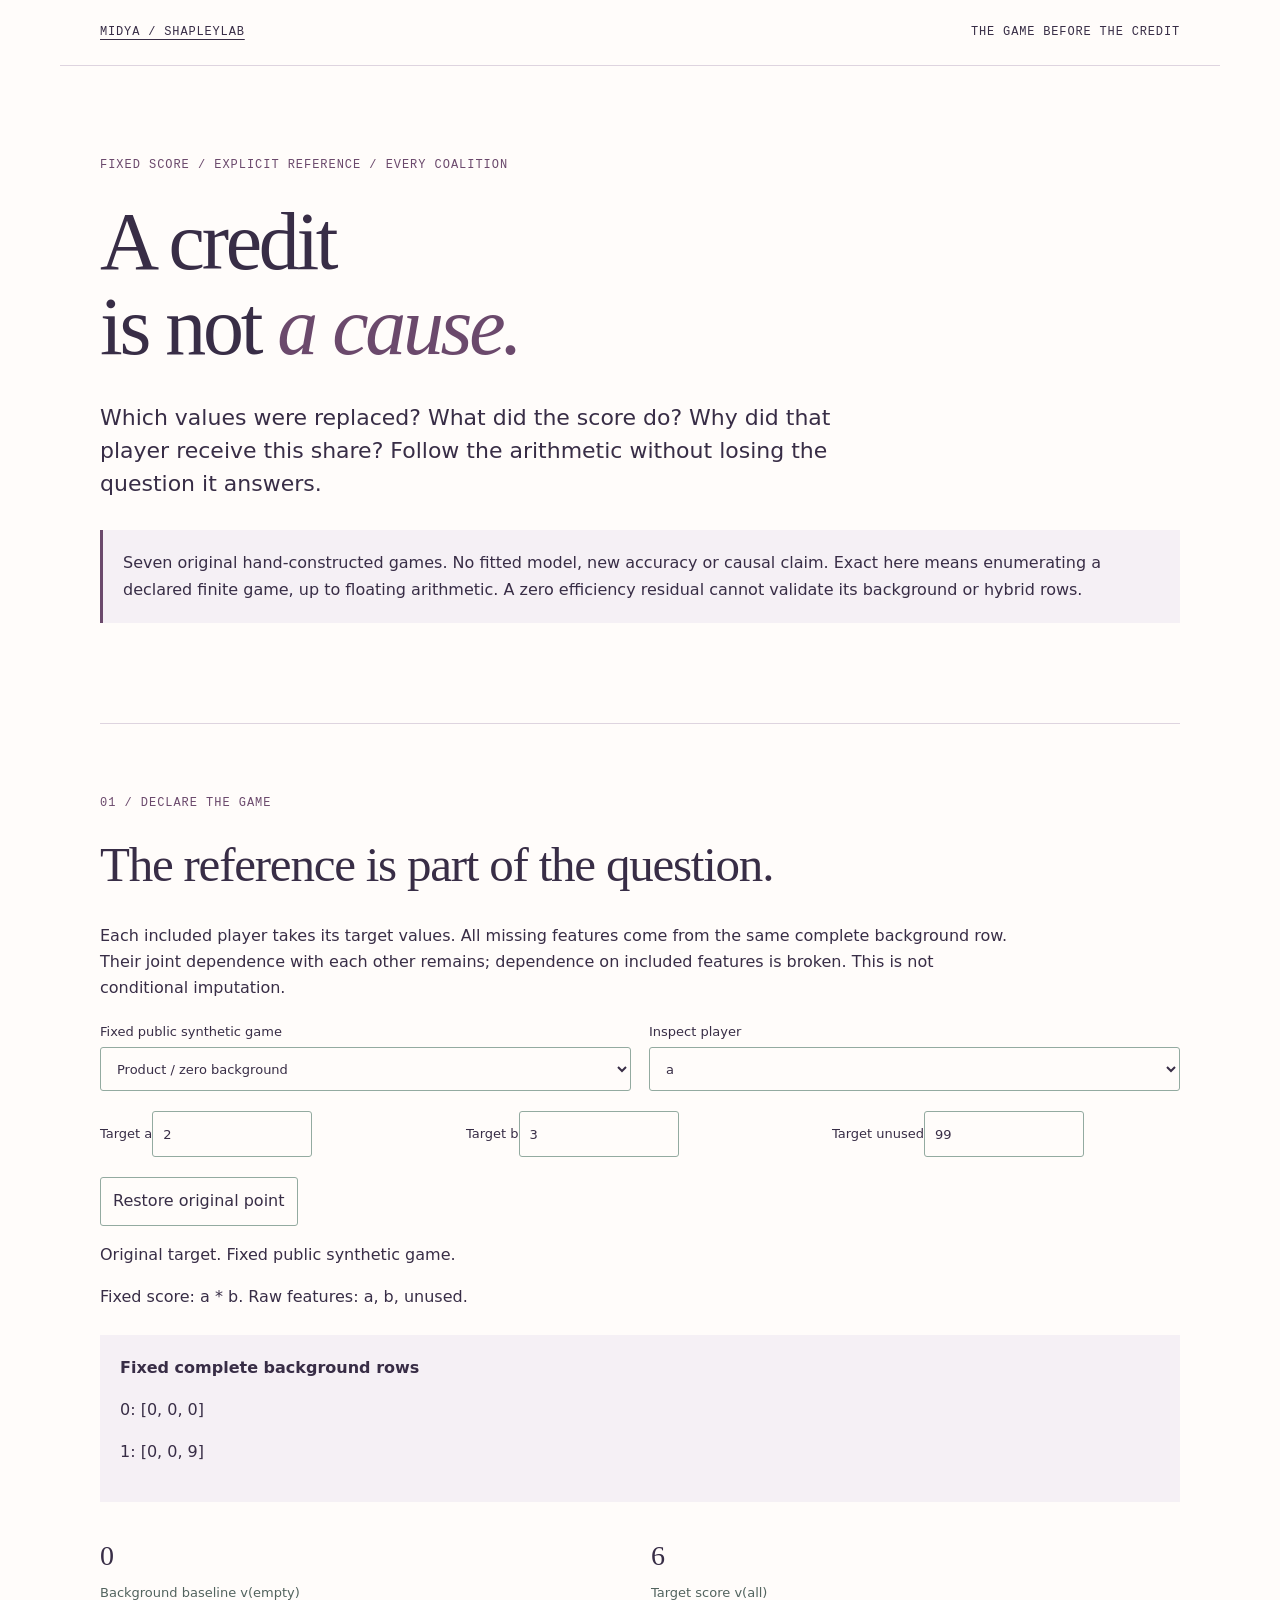
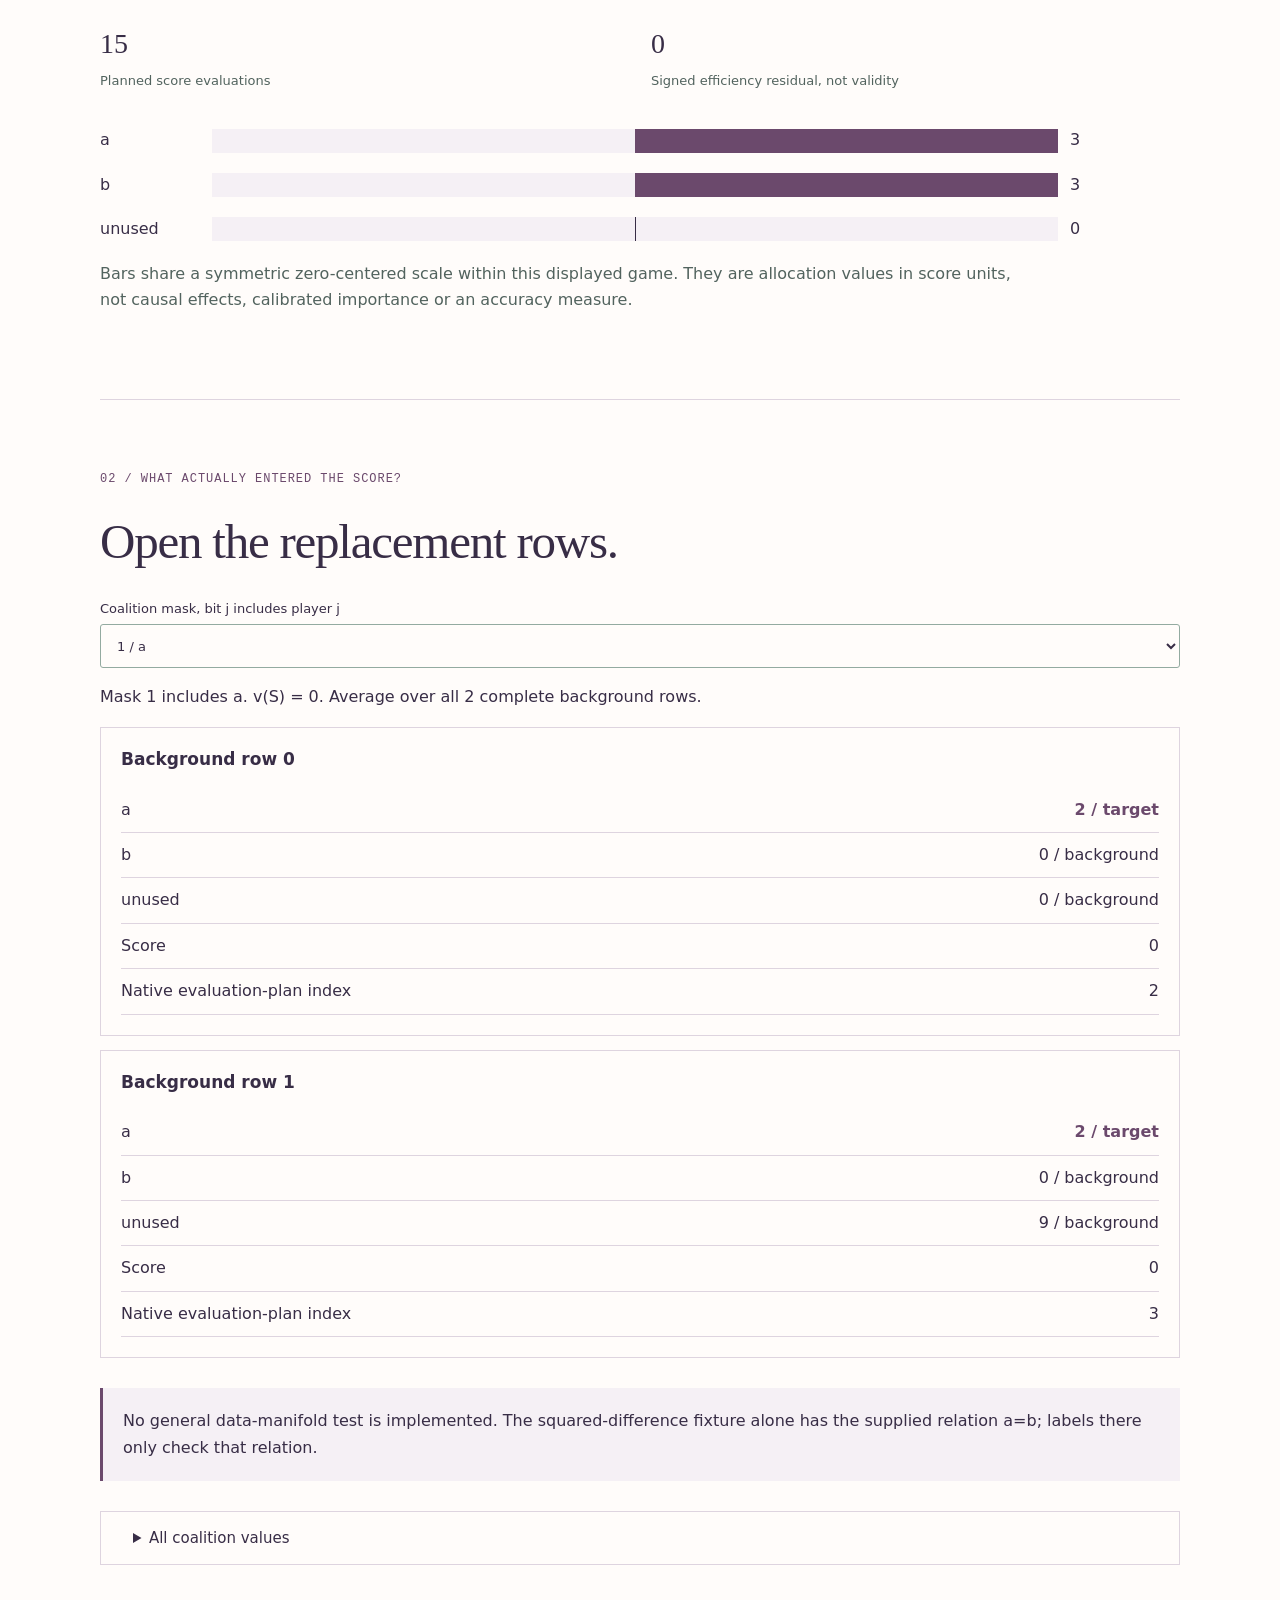
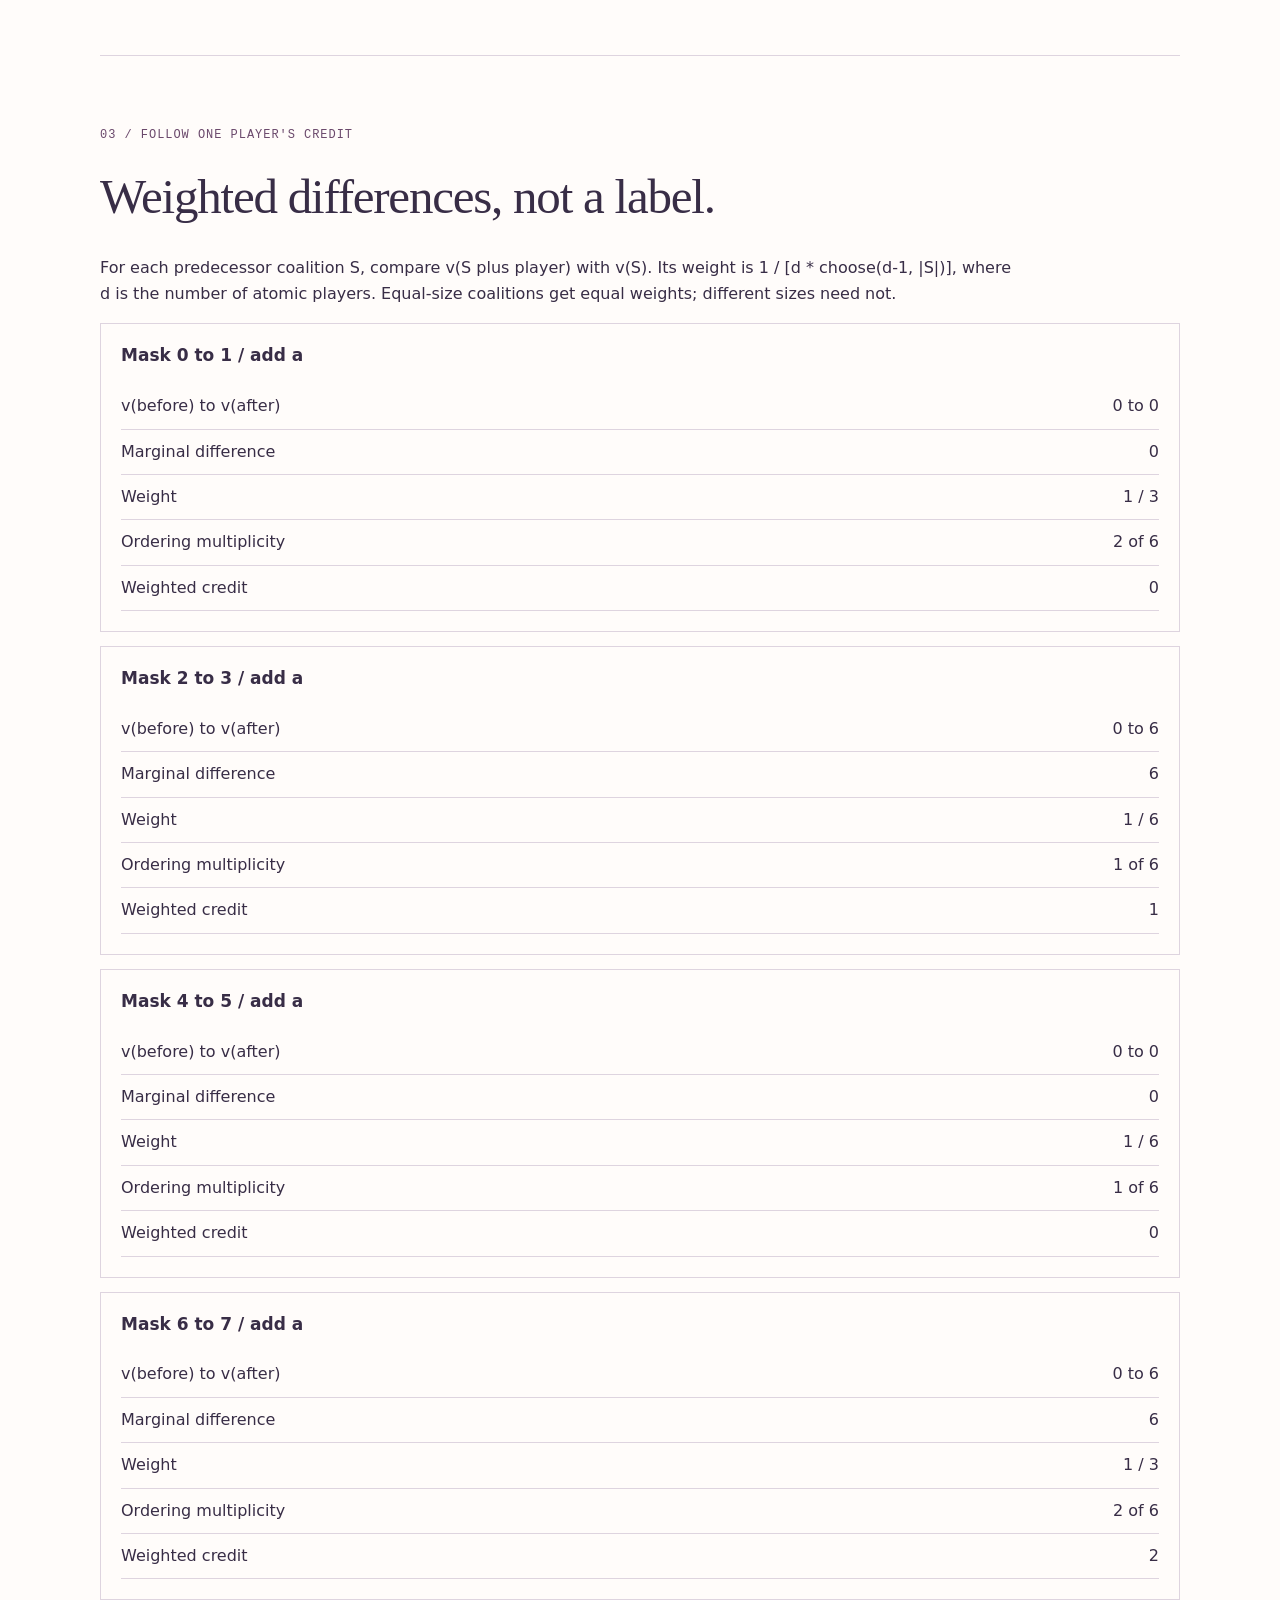
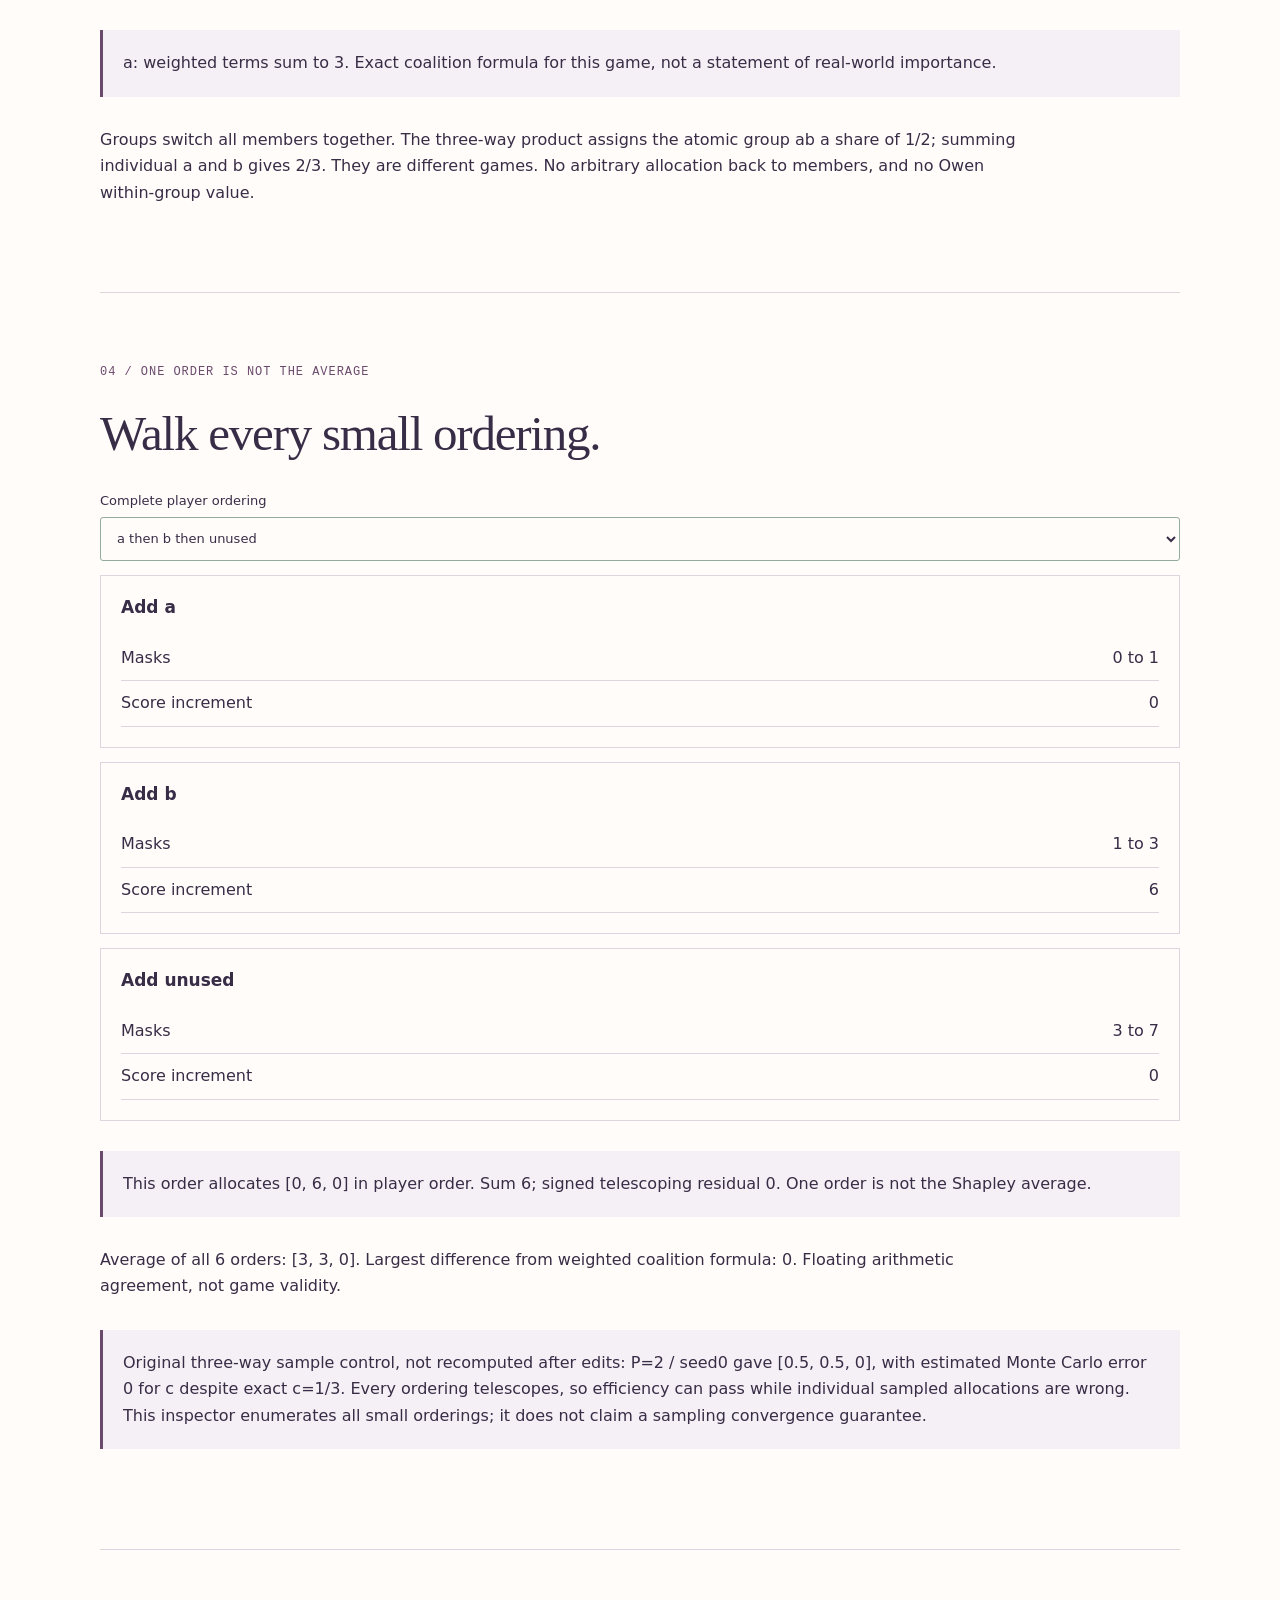
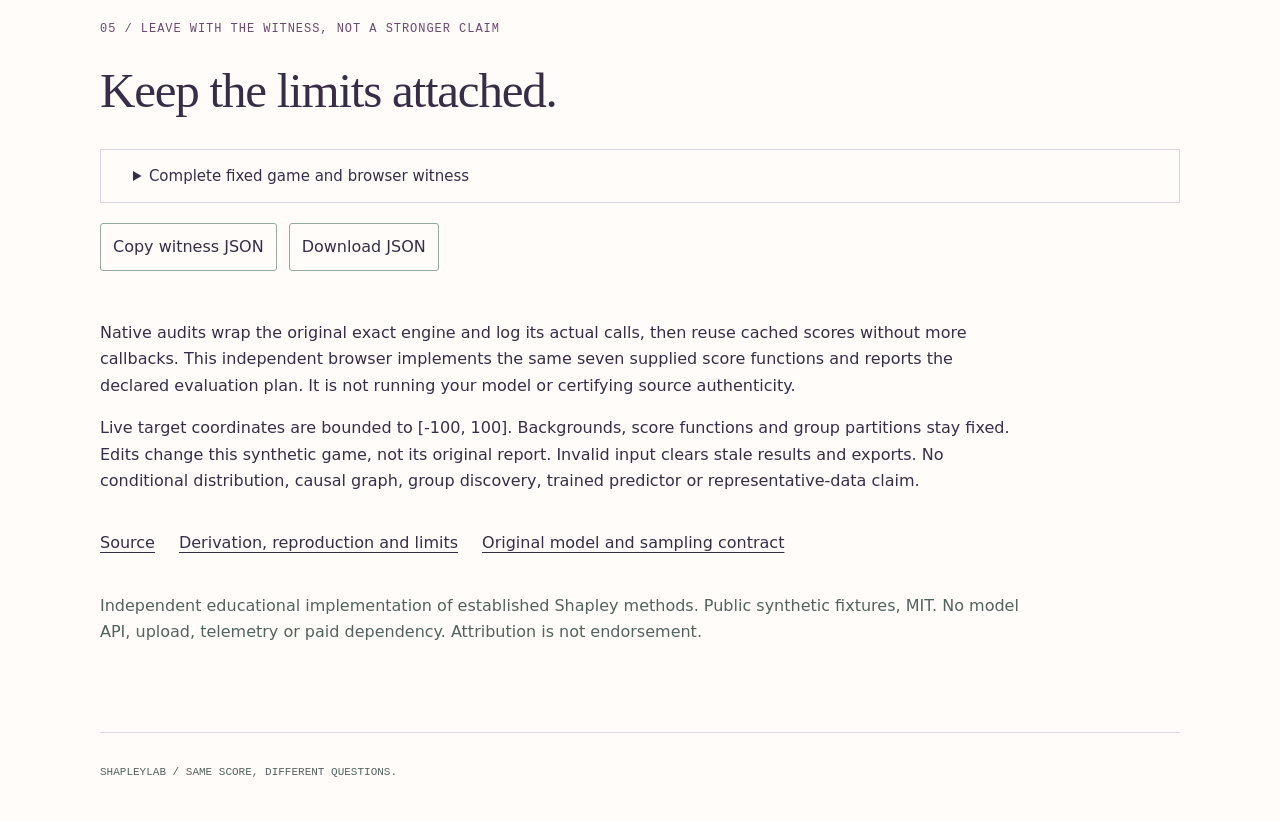
<file: docs/index.html>
<!doctype html><html lang="en"><head><meta charset="utf-8"><meta name="viewport" content="width=device-width,initial-scale=1"><meta name="description" content="Audit every coalition, background-replacement row and weighted marginal in seven fixed synthetic Shapley games. Arithmetic agreement is not causal validity."><title>ShapleyLab - a credit is not a cause</title><link rel="stylesheet" href="style.css"><script defer src="data.js"></script><script defer src="ledger.js"></script><script defer src="app.js"></script></head><body>
<header><a href="https://github.com/midya8/shapleylab">MIDYA / SHAPLEYLAB</a><span>THE GAME BEFORE THE CREDIT</span></header>
<main><section class="hero"><p class="eyebrow">FIXED SCORE / EXPLICIT REFERENCE / EVERY COALITION</p><h1>A credit<br>is not <em>a cause.</em></h1><p class="lead">Which values were replaced? What did the score do? Why did that player receive this share? Follow the arithmetic without losing the question it answers.</p><aside>Seven original hand-constructed games. No fitted model, new accuracy or causal claim. Exact here means enumerating a declared finite game, up to floating arithmetic. A zero efficiency residual cannot validate its background or hybrid rows.</aside></section>
<section><p class="eyebrow">01 / DECLARE THE GAME</p><h2>The reference is part of the question.</h2><p>Each included player takes its target values. All missing features come from the same complete background row. Their joint dependence with each other remains; dependence on included features is broken. This is not conditional imputation.</p>
<div class="controls"><label>Fixed public synthetic game<select id="arm"></select></label><label>Inspect player<select id="player"></select></label></div><div id="inputs" class="controls"></div><div class="buttons"><button id="restore">Restore original point</button></div><p id="point-status" role="status"></p><p id="error" role="alert"></p><p id="definition"></p><div id="background" class="reference"></div>
<div class="stats"><div><strong id="baseline">-</strong><span>Background baseline v(empty)</span></div><div><strong id="prediction">-</strong><span>Target score v(all)</span></div><div><strong id="calls">-</strong><span>Planned score evaluations</span></div><div><strong id="residual">-</strong><span>Signed efficiency residual, not validity</span></div></div>
<div id="attributions"></div><p class="muted">Bars share a symmetric zero-centered scale within this displayed game. They are allocation values in score units, not causal effects, calibrated importance or an accuracy measure.</p></section>
<section><p class="eyebrow">02 / WHAT ACTUALLY ENTERED THE SCORE?</p><h2>Open the replacement rows.</h2><label>Coalition mask, bit j includes player j<select id="mask"></select></label><p id="coalition-summary"></p><div id="hybrids"></div><aside id="hybrid-scope">No general data-manifold test is implemented. The squared-difference fixture alone has the supplied relation a=b; labels there only check that relation.</aside><details><summary>All coalition values</summary><div id="all-coalitions"></div></details></section>
<section><p class="eyebrow">03 / FOLLOW ONE PLAYER'S CREDIT</p><h2>Weighted differences, not a label.</h2><p>For each predecessor coalition S, compare v(S plus player) with v(S). Its weight is 1 / [d * choose(d-1, |S|)], where d is the number of atomic players. Equal-size coalitions get equal weights; different sizes need not.</p><div id="marginals"></div><aside id="marginal-total"></aside><p>Groups switch all members together. The three-way product assigns the atomic group ab a share of 1/2; summing individual a and b gives 2/3. They are different games. No arbitrary allocation back to members, and no Owen within-group value.</p></section>
<section><p class="eyebrow">04 / ONE ORDER IS NOT THE AVERAGE</p><h2>Walk every small ordering.</h2><label>Complete player ordering<select id="order"></select></label><div id="path"></div><aside id="path-total"></aside><p id="path-means"></p><aside>Original three-way sample control, not recomputed after edits: P=2 / seed0 gave [0.5, 0.5, 0], with estimated Monte Carlo error 0 for c despite exact c=1/3. Every ordering telescopes, so efficiency can pass while individual sampled allocations are wrong. This inspector enumerates all small orderings; it does not claim a sampling convergence guarantee.</aside></section>
<section><p class="eyebrow">05 / LEAVE WITH THE WITNESS, NOT A STRONGER CLAIM</p><h2>Keep the limits attached.</h2><details><summary>Complete fixed game and browser witness</summary><pre id="witness"></pre></details><div class="buttons"><div class="button-row"><button id="copy">Copy witness JSON</button><button id="download">Download JSON</button></div></div><p id="copy-status" role="status"></p><p>Native audits wrap the original exact engine and log its actual calls, then reuse cached scores without more callbacks. This independent browser implements the same seven supplied score functions and reports the declared evaluation plan. It is not running your model or certifying source authenticity.</p><p>Live target coordinates are bounded to [-100, 100]. Backgrounds, score functions and group partitions stay fixed. Edits change this synthetic game, not its original report. Invalid input clears stale results and exports. No conditional distribution, causal graph, group discovery, trained predictor or representative-data claim.</p><nav><a href="https://github.com/midya8/shapleylab">Source</a><a href="https://github.com/midya8/shapleylab/blob/main/LEDGER.md">Derivation, reproduction and limits</a><a href="https://github.com/midya8/shapleylab/blob/main/README.md">Original model and sampling contract</a></nav><p class="muted">Independent educational implementation of established Shapley methods. Public synthetic fixtures, MIT. No model API, upload, telemetry or paid dependency. Attribution is not endorsement.</p></section></main><footer>SHAPLEYLAB / SAME SCORE, DIFFERENT QUESTIONS.</footer></body></html>
</file>
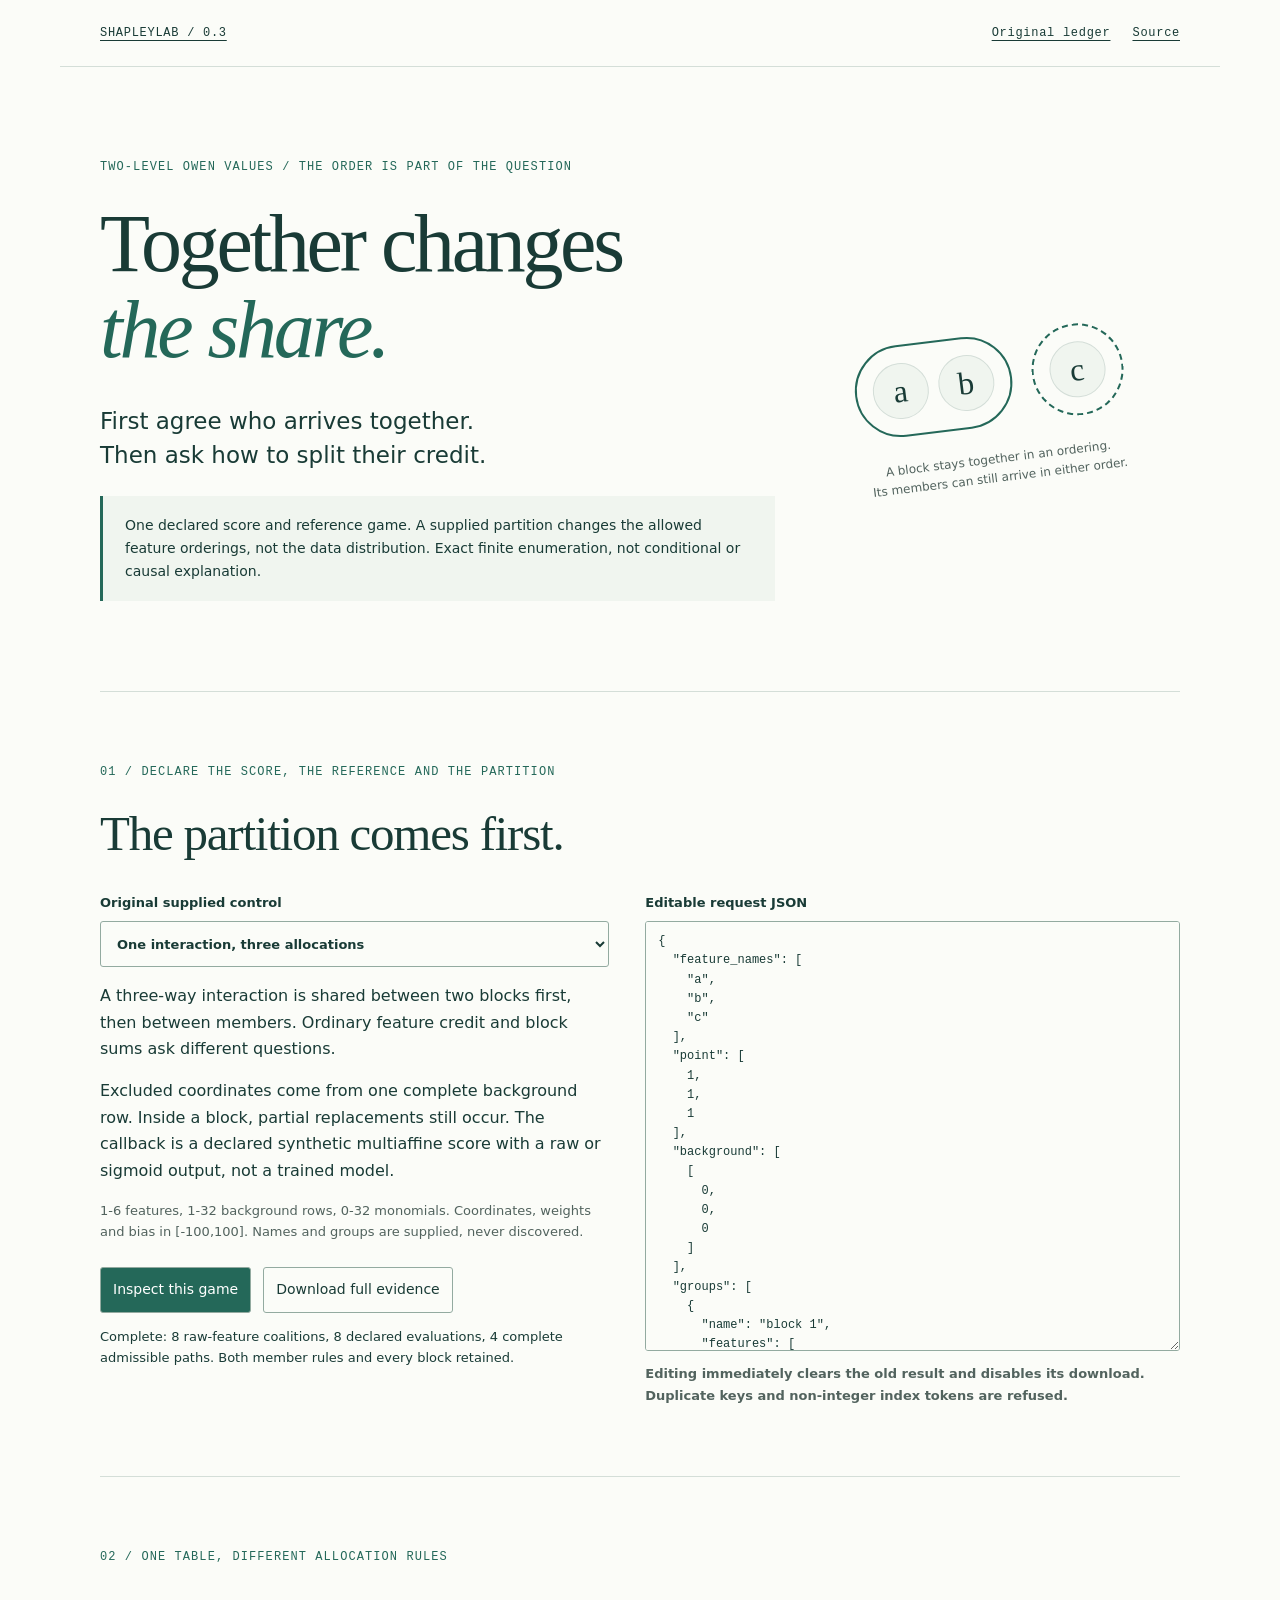
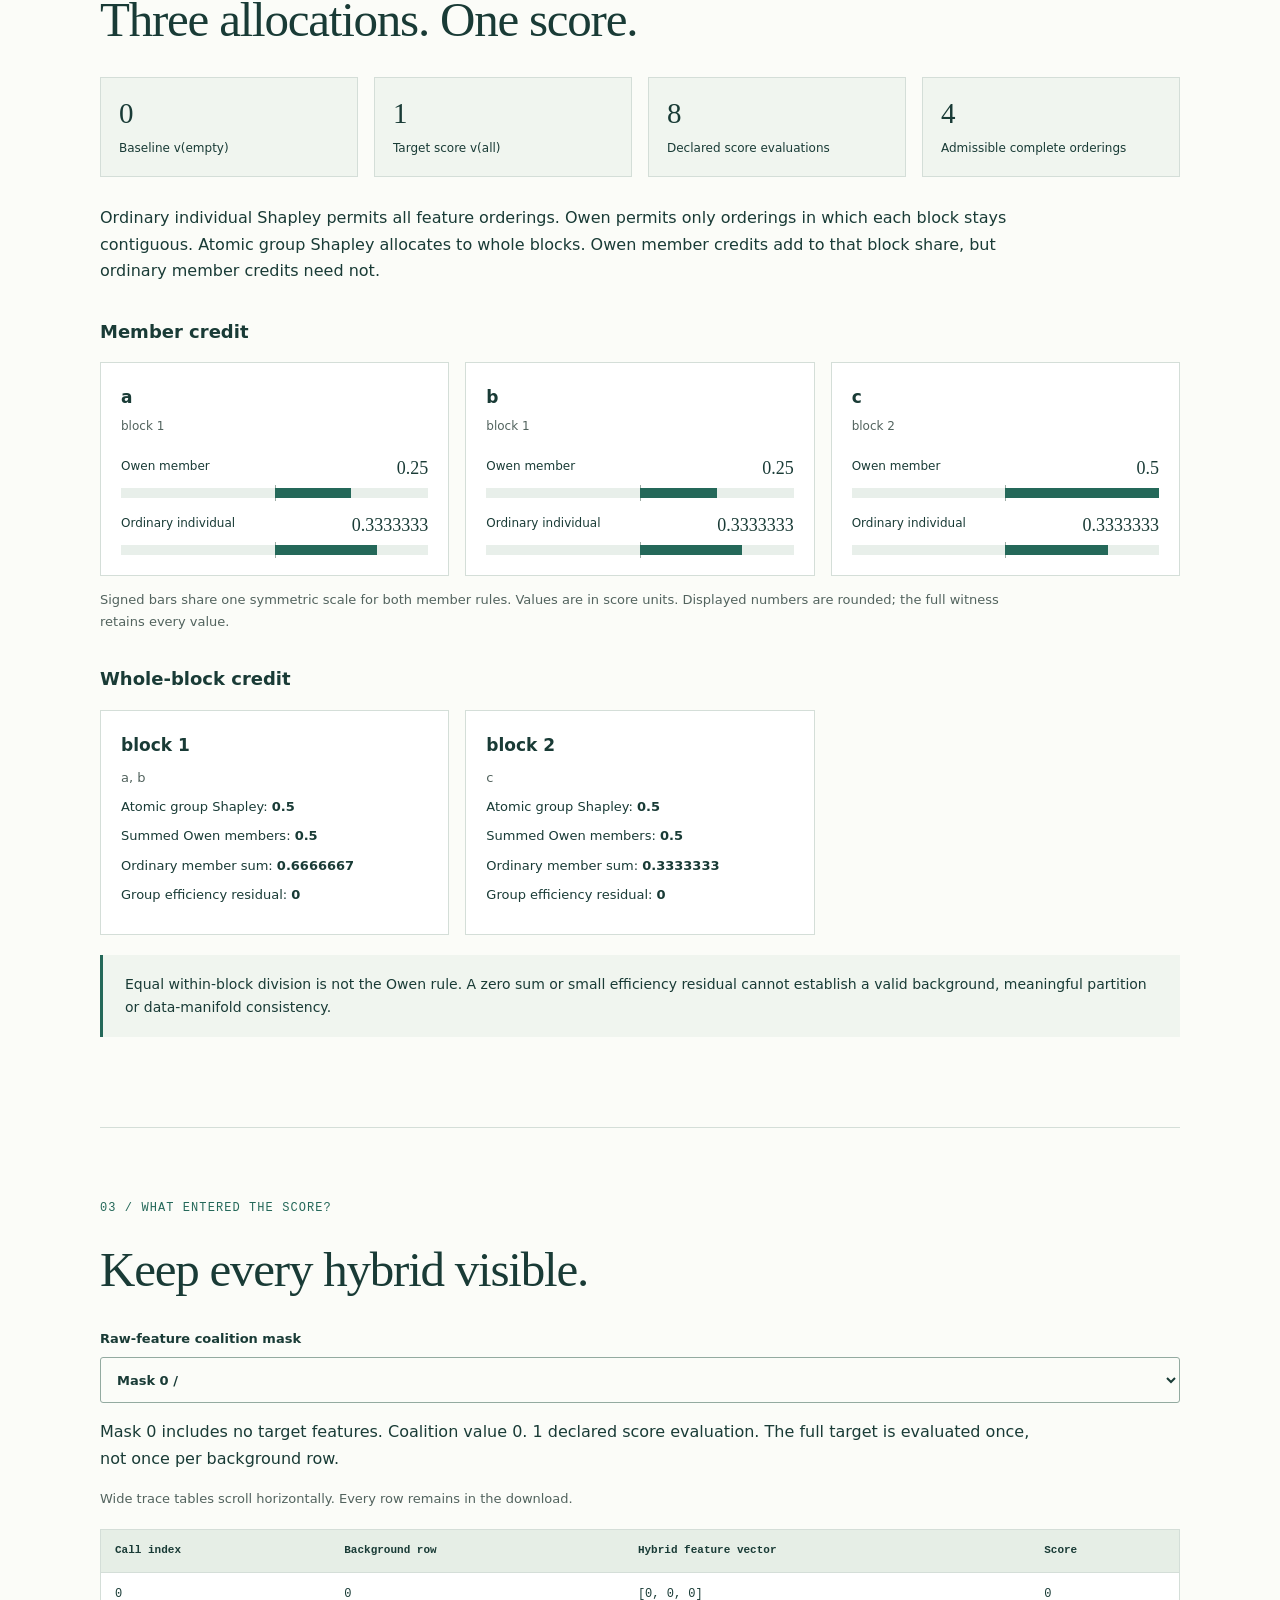
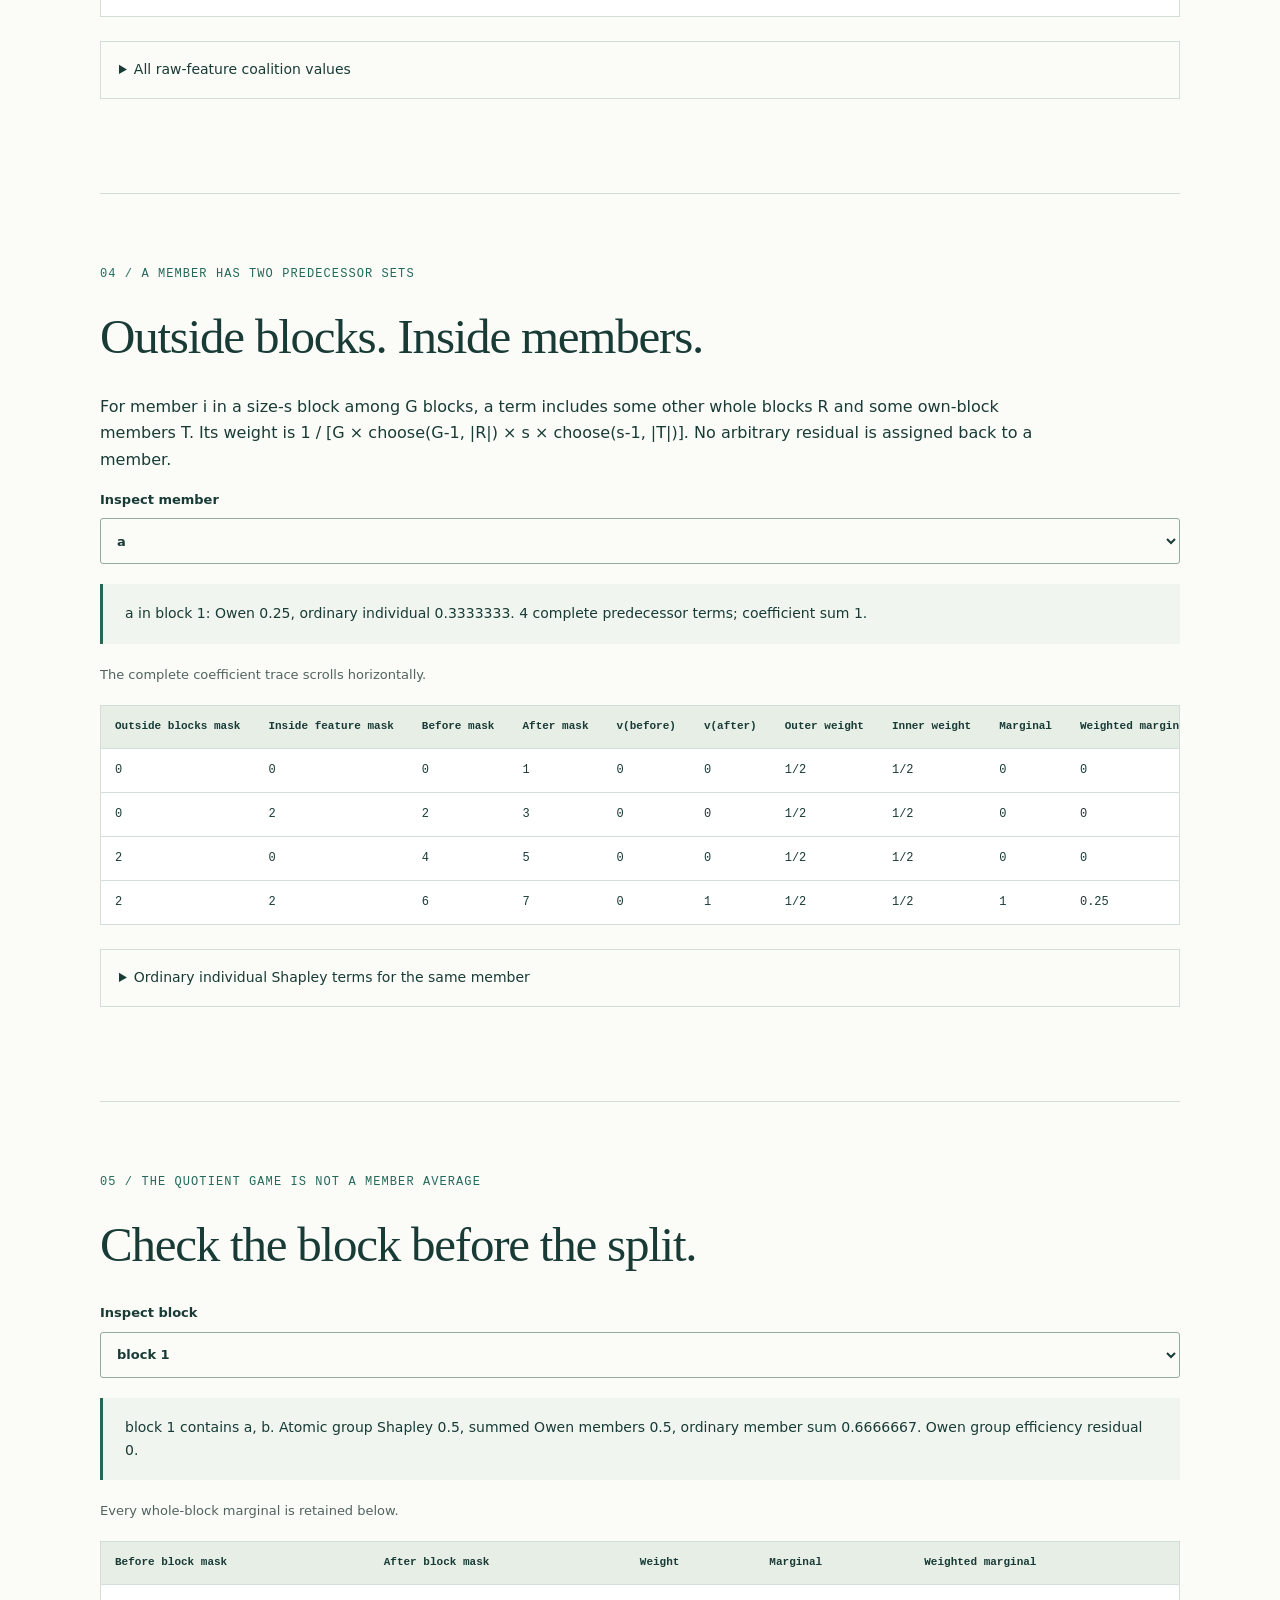
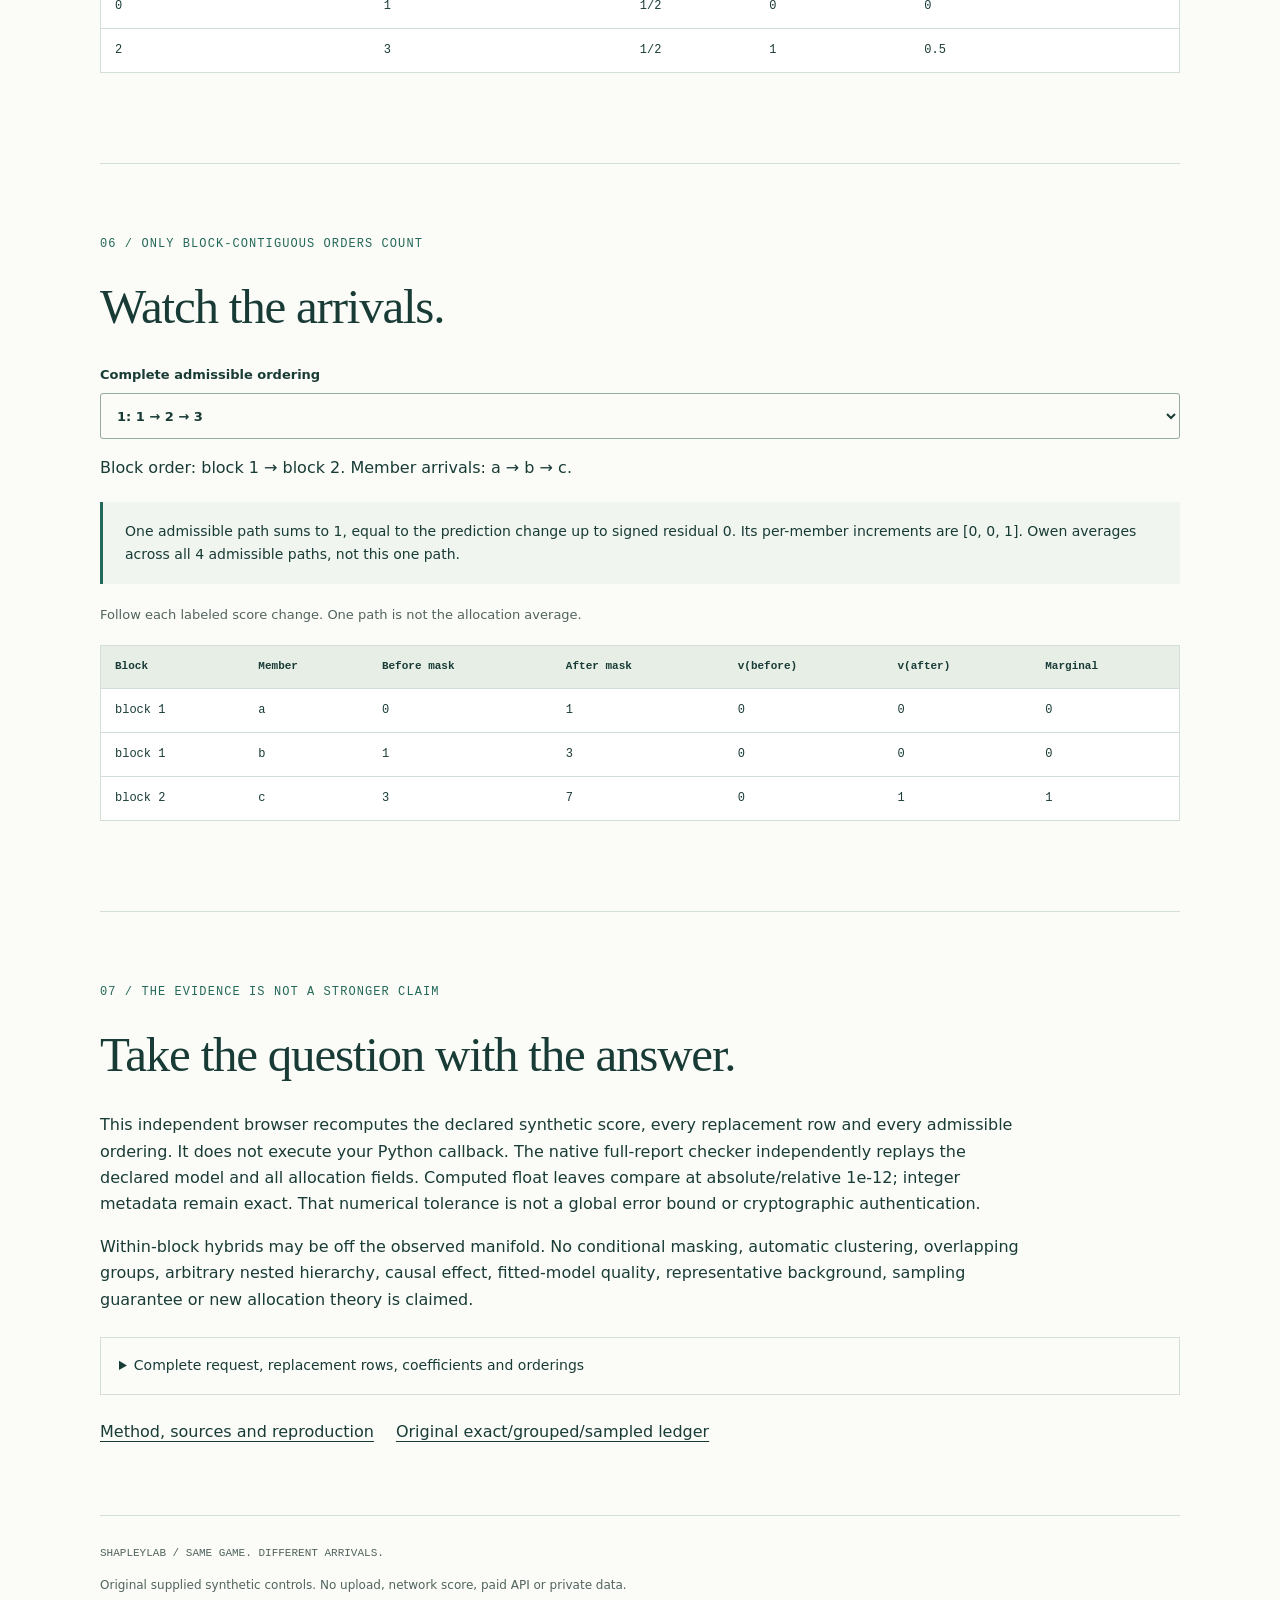
<file: docs/owen.html>
<!doctype html>
<html lang="en"><head><meta charset="utf-8"><meta name="viewport" content="width=device-width,initial-scale=1"><meta name="description" content="Follow exact two-level Owen credits, ordinary Shapley credits and atomic group shares on one explicit finite replacement game."><title>ShapleyLab - together changes the share</title><link rel="stylesheet" href="owen-style.css"><script defer src="owen-data.js"></script><script defer src="owen-engine.js"></script><script defer src="owen-app.js"></script></head>
<body><header><a href="https://github.com/midya8/shapleylab">SHAPLEYLAB / 0.3</a><nav><a href="index.html">Original ledger</a><a href="https://github.com/midya8/shapleylab">Source</a></nav></header>
<main><section class="hero"><p class="eyebrow">TWO-LEVEL OWEN VALUES / THE ORDER IS PART OF THE QUESTION</p><div class="hero-grid"><div><h1>Together changes<br><em>the share.</em></h1><p class="lead">First agree who arrives together.<br>Then ask how to split their credit.</p><aside>One declared score and reference game. A supplied partition changes the allowed feature orderings, not the data distribution. Exact finite enumeration, not conditional or causal explanation.</aside></div><figure aria-label="Illustrative partition: a and b form one block, c forms another"><div class="arrival"><div class="union"><span>a</span><span>b</span></div><div class="union solo"><span>c</span></div></div><figcaption>A block stays together in an ordering.<br>Its members can still arrive in either order.</figcaption></figure></div></section>
<section><p class="eyebrow">01 / DECLARE THE SCORE, THE REFERENCE AND THE PARTITION</p><h2>The partition comes first.</h2><div class="workspace"><div><label>Original supplied control<select id="control"></select></label><p id="description"></p><p>Excluded coordinates come from one complete background row. Inside a block, partial replacements still occur. The callback is a declared synthetic multiaffine score with a raw or sigmoid output, not a trained model.</p><p class="muted">1-6 features, 1-32 background rows, 0-32 monomials. Coordinates, weights and bias in [-100,100]. Names and groups are supplied, never discovered.</p><div class="buttons"><button id="inspect">Inspect this game</button><button id="download" disabled>Download full evidence</button></div><p id="status" role="status"></p><p id="error" role="alert"></p></div><label>Editable request JSON<textarea id="request" spellcheck="false" aria-describedby="edit-note"></textarea><span class="muted" id="edit-note">Editing immediately clears the old result and disables its download. Duplicate keys and non-integer index tokens are refused.</span></label></div></section>
<div id="results" hidden>
<section><p class="eyebrow">02 / ONE TABLE, DIFFERENT ALLOCATION RULES</p><h2>Three allocations. One score.</h2><div class="stats" id="stats"></div><p>Ordinary individual Shapley permits all feature orderings. Owen permits only orderings in which each block stays contiguous. Atomic group Shapley allocates to whole blocks. Owen member credits add to that block share, but ordinary member credits need not.</p><h3>Member credit</h3><div id="members" class="member-grid"></div><p class="muted">Signed bars share one symmetric scale for both member rules. Values are in score units. Displayed numbers are rounded; the full witness retains every value.</p><h3>Whole-block credit</h3><div id="groups" class="group-grid"></div><aside>Equal within-block division is not the Owen rule. A zero sum or small efficiency residual cannot establish a valid background, meaningful partition or data-manifold consistency.</aside></section>
<section><p class="eyebrow">03 / WHAT ENTERED THE SCORE?</p><h2>Keep every hybrid visible.</h2><label>Raw-feature coalition mask<select id="mask"></select></label><p id="mask-summary"></p><p class="scroll-cue">Wide trace tables scroll horizontally. Every row remains in the download.</p><div id="hybrids"></div><details><summary>All raw-feature coalition values</summary><div id="coalitions"></div></details></section>
<section><p class="eyebrow">04 / A MEMBER HAS TWO PREDECESSOR SETS</p><h2>Outside blocks. Inside members.</h2><p>For member i in a size-s block among G blocks, a term includes some other whole blocks R and some own-block members T. Its weight is 1 / [G × choose(G-1, |R|) × s × choose(s-1, |T|)]. No arbitrary residual is assigned back to a member.</p><label>Inspect member<select id="member"></select></label><aside id="member-summary"></aside><p class="scroll-cue">The complete coefficient trace scrolls horizontally.</p><div id="terms"></div><details><summary>Ordinary individual Shapley terms for the same member</summary><div id="ordinary-terms"></div></details></section>
<section><p class="eyebrow">05 / THE QUOTIENT GAME IS NOT A MEMBER AVERAGE</p><h2>Check the block before the split.</h2><label>Inspect block<select id="group"></select></label><aside id="group-summary"></aside><p class="scroll-cue">Every whole-block marginal is retained below.</p><div id="group-terms"></div></section>
<section><p class="eyebrow">06 / ONLY BLOCK-CONTIGUOUS ORDERS COUNT</p><h2>Watch the arrivals.</h2><label>Complete admissible ordering<select id="path"></select></label><p id="path-label"></p><aside id="path-summary"></aside><p class="scroll-cue">Follow each labeled score change. One path is not the allocation average.</p><div id="path-steps"></div></section>
<section><p class="eyebrow">07 / THE EVIDENCE IS NOT A STRONGER CLAIM</p><h2>Take the question with the answer.</h2><p>This independent browser recomputes the declared synthetic score, every replacement row and every admissible ordering. It does not execute your Python callback. The native full-report checker independently replays the declared model and all allocation fields. Computed float leaves compare at absolute/relative 1e-12; integer metadata remain exact. That numerical tolerance is not a global error bound or cryptographic authentication.</p><p>Within-block hybrids may be off the observed manifold. No conditional masking, automatic clustering, overlapping groups, arbitrary nested hierarchy, causal effect, fitted-model quality, representative background, sampling guarantee or new allocation theory is claimed.</p><details><summary>Complete request, replacement rows, coefficients and orderings</summary><pre id="witness"></pre></details><nav><a href="https://github.com/midya8/shapleylab/blob/main/OWEN.md">Method, sources and reproduction</a><a href="index.html">Original exact/grouped/sampled ledger</a></nav></section>
</div></main><footer>SHAPLEYLAB / SAME GAME. DIFFERENT ARRIVALS.<p>Original supplied synthetic controls. No upload, network score, paid API or private data.</p></footer></body></html>
</file>
<file: docs/style.css>
:root{color-scheme:light;--ink:#193b36;--muted:#52635e;--rule:#d4ded8;--accent:#246859;--paper:#fbfcf8;--panel:#f0f5ef;--error:#a32432}*{box-sizing:border-box}body{margin:0;background:var(--paper);color:var(--ink);font:16px/1.65 system-ui,-apple-system,Segoe UI,sans-serif}header,main,footer{max-width:1160px;margin:auto;padding:0 40px}header{padding-top:24px;padding-bottom:24px;display:flex;justify-content:space-between;gap:24px;border-bottom:1px solid var(--rule);font:12px/1.4 ui-monospace,monospace;letter-spacing:.07em}a{color:inherit;text-underline-offset:4px}a:hover{color:var(--accent)}section{padding:70px 0;border-bottom:1px solid var(--rule)}.hero{padding-top:90px}.eyebrow{font:12px/1.6 ui-monospace,monospace;letter-spacing:.08em;color:var(--accent);margin:0 0 24px}h1{font:clamp(48px,6.4vw,82px)/1.04 Georgia,serif;letter-spacing:-.04em;margin:0 0 32px;max-width:950px}h1 em{font-weight:normal;color:var(--accent)}h2{font:clamp(32px,4vw,49px)/1.13 Georgia,serif;letter-spacing:-.025em;margin:0 0 30px}h3{font-size:17px;line-height:1.4;margin:0 0 20px}.lede{font-size:22px;line-height:1.5;max-width:760px}p{max-width:920px}.muted,.caption{color:var(--muted)}.caption{font-size:13px;line-height:1.6}.facts{display:grid;grid-template-columns:repeat(3,minmax(0,1fr));gap:24px;margin:40px 0}.facts strong{display:block;font:30px/1.25 Georgia,serif;overflow-wrap:anywhere}.facts span{display:block;font-size:13px;color:var(--muted);margin-top:6px}.callout{background:var(--panel);border-left:3px solid var(--accent);padding:15px 18px;max-width:none}.toolbar{display:flex;gap:16px;align-items:end;flex-wrap:wrap;margin:28px 0 12px}label{display:block;font-size:13px;line-height:1.5}input,select,button,summary{font:inherit}input[type=number],select,button{min-height:46px;border:1px solid #93aaa0;border-radius:3px;background:transparent;color:var(--ink);padding:10px 12px;max-width:100%}select{display:block;margin-top:6px;min-width:160px}button{cursor:pointer;font-size:14px}button:hover{background:#e1ece3}button:focus-visible,select:focus-visible,input:focus-visible,summary:focus-visible{outline:3px solid #ae6f9e;outline-offset:3px}.workspace{display:grid;grid-template-columns:1.1fr 1fr;gap:22px;align-items:start;margin:24px 0}.panel{background:var(--panel);padding:24px;min-width:0;border:1px solid var(--rule)}svg{display:block;width:100%;height:auto;overflow:hidden}#scatter{background:#fbfcf8;border:1px solid var(--rule)}.metrics{display:grid;grid-template-columns:1fr 1fr;gap:20px;margin:20px 0 28px}.metrics span{display:block;font-size:12px;color:var(--muted)}.metrics strong{font:28px/1.5 Georgia,serif}.posterior{margin:16px 0}.posterior-head{display:flex;justify-content:space-between;gap:20px}.posterior .bar{height:9px;background:#d7e2d7;margin:6px 0}.posterior .bar span{display:block;height:100%}.posterior p{margin:3px 0}.button-row{display:flex;gap:12px;flex-wrap:wrap}details{border:1px solid var(--rule);margin:20px 0;padding:0 18px}summary{cursor:pointer;min-height:56px;display:list-item;align-content:center;font-size:15px;padding:14px 0}details[open]{padding-bottom:20px}#features{display:grid;grid-template-columns:repeat(2,minmax(0,1fr));gap:24px}#features .feature{display:grid;grid-template-columns:minmax(0,1fr) 105px;gap:10px;align-items:center}#features label{min-height:40px;align-content:center;font-size:14px}#features input[type=number]{width:100%;font-size:14px}#features input[type=range]{grid-column:1/-1;width:100%;accent-color:var(--accent);min-height:44px;margin:0;cursor:pointer}.cards{display:grid;grid-template-columns:repeat(2,minmax(0,1fr));gap:18px;margin:24px 0}.card{padding:22px;border:1px solid var(--rule);min-width:0}.card.pick{border:2px solid var(--accent)}.card .badge{font:11px/1.5 ui-monospace,monospace;color:var(--accent);letter-spacing:.04em}.card h3{margin:10px 0 15px}.score-row{display:flex;justify-content:space-between;gap:20px;font-size:14px;margin:6px 0}.score-row strong{font-family:ui-monospace,monospace;font-weight:500}.card p{font-size:14px}.table-scroll{overflow-x:auto}.table-scroll:focus{outline:2px solid var(--accent)}table{border-collapse:collapse;width:100%;font:12px/1.6 ui-monospace,monospace;min-width:700px}td,th{text-align:left;padding:11px 12px;border-bottom:1px solid var(--rule)}th{color:var(--accent)}pre{white-space:pre-wrap;word-break:break-all;font:12px/1.6 ui-monospace,monospace;max-height:500px;overflow:auto;padding:15px;background:var(--panel)}#error{color:var(--error);font-weight:600}nav{display:flex;gap:25px;flex-wrap:wrap;margin:28px 0 0}footer{padding-top:30px;padding-bottom:40px;font:11px/1.7 ui-monospace,monospace;color:var(--muted)}#copy-status{font-size:13px;min-height:20px}#controls{grid-template-columns:repeat(3,minmax(0,1fr))}#controls .score-row{font-size:12px}#history{background:#fbfcf8}#history-range{margin:12px 0 0}@media(max-width:760px){header,main,footer{padding-left:22px;padding-right:22px}header span{display:none}section{padding:48px 0}.hero{padding-top:58px}h1{font-size:51px}.lede{font-size:19px}.facts{gap:18px;grid-template-columns:1fr}.facts>div{display:flex;gap:18px;align-items:baseline;flex-wrap:wrap}.facts strong{font-size:27px}.facts span{font-size:13px}.workspace{grid-template-columns:1fr}.panel{padding:18px}.toolbar label{width:100%}select{width:100%;min-width:0}.toolbar button{flex:1}.cards,#controls{grid-template-columns:1fr}#features{grid-template-columns:1fr;gap:22px}.metrics{gap:14px}.metrics strong{font-size:25px}.callout{padding:14px}nav{display:grid;gap:14px}.card{padding:20px}.score-row{gap:15px}body{font-size:15px}.caption{font-size:13px}}
#terms{display:grid;grid-template-columns:repeat(2,minmax(0,1fr));gap:12px}.term{padding:14px;border:1px solid var(--line);overflow-wrap:anywhere}.term b{display:block;margin:8px 0;font-family:monospace}.term .track{height:7px;background:#edf2ed;position:relative}.term .bar{height:7px;position:absolute;background:#286b5b}.term .bar.negative{background:#925593}.term small{display:block}.selected{background:#edf4ed}.table-wrap{overflow-x:auto}#slice{width:100%;height:auto}#error:empty{display:none}#state{overflow-wrap:anywhere}svg text{font-family:system-ui,sans-serif}nav{display:flex;flex-wrap:wrap;gap:24px}@media(max-width:650px){#terms{grid-template-columns:1fr}}
.controls{display:flex;flex-wrap:wrap;gap:14px;align-items:end;margin:20px 0}.controls label{min-width:180px}label{display:flex;flex-direction:column;gap:8px;font-size:13px}aside{background:var(--panel);border-left:3px solid var(--accent);padding:18px 20px;margin:24px 0}.stats{display:grid;grid-template-columns:repeat(3,minmax(0,1fr));gap:24px;margin:34px 0}.stats strong{display:block;font:29px/1.3 Georgia,serif;overflow-wrap:anywhere}.stats span{display:block;font-size:13px;color:var(--muted);margin-top:8px}.feature-grid{display:grid;grid-template-columns:repeat(3,minmax(0,1fr));gap:18px;margin-top:22px}.feature-grid label{min-width:0}.feature-grid input{width:100%;min-width:0}.term{border-color:var(--rule)}#error{color:var(--error)}figure{margin:30px 0;padding:24px;background:var(--panel);border:1px solid var(--rule)}figcaption{font-size:13px;color:var(--muted);margin-top:16px}#history{width:100%;height:auto}td{white-space:normal;overflow-wrap:anywhere}#results tr td:first-child{min-width:110px}#results tr td:last-child{min-width:180px}pre{max-height:520px;overflow:auto}button,select,input,summary{min-height:44px}input[type=range]{padding:0}button,select,input{font:inherit}button{cursor:pointer}select{max-width:100%}@media(max-width:650px){.stats{grid-template-columns:1fr}.feature-grid{grid-template-columns:1fr}figure{padding:12px}.controls label,.controls button{width:100%}header span{display:none}}

.term{border:1px solid var(--rule)}

#query-slider{width:100%;accent-color:var(--accent)}#terms{display:table-row-group}#terms td{white-space:nowrap;overflow-wrap:normal}#terms tr td:first-child{min-width:130px}.route-table table{min-width:850px}
#cut-slider{width:100%;accent-color:var(--accent)}.sequence{display:flex;gap:8px;flex-wrap:wrap}.sequence button{min-width:44px;font:13px ui-monospace,monospace;padding:8px}.sequence .future{opacity:.65;border-style:dashed}.sequence .selected{border:2px solid var(--accent)}.heat{display:grid;gap:4px;margin:16px 0}.heat .cell{height:35px;text-align:center;font:12px/35px ui-monospace,monospace;color:#193b36;min-width:0}.heat-label{font:12px ui-monospace,monospace;margin:12px 0}.rows{display:grid;grid-template-columns:130px 1fr;align-items:center;gap:12px;margin:10px 0}.prob-bars{display:flex;height:26px;min-width:0}.prob-bars span{display:block}.path-note{overflow-wrap:anywhere}textarea{width:100%;min-height:92px;background:transparent;border:1px solid #93aaa0;padding:12px;color:var(--ink);font:14px/1.6 ui-monospace,monospace}.controls input{max-width:160px;padding:10px;border:1px solid #93aaa0;color:var(--ink);background:transparent}.score-table{overflow:auto}.score-table table{min-width:780px}.score-table td{white-space:nowrap;overflow-wrap:normal}.panels{display:grid;grid-template-columns:1fr 1fr;gap:24px}#error:empty{display:none}@media(max-width:650px){.panels{grid-template-columns:1fr}.rows{grid-template-columns:95px 1fr}.controls input{max-width:100%;width:100%}.heat .cell{font-size:10px}.heat{gap:2px}} 

.heat{display:block}.heat-grid{display:grid;gap:4px}.heat-grid>small{text-align:center}.heat-mobile{display:none}@media(max-width:650px){.heat-grid{display:none}.heat-mobile{display:grid;gap:12px}.heat-mobile>div{display:grid;grid-template-columns:40px 1fr;gap:8px;font:13px/1.6 ui-monospace,monospace}.heat-mobile span{display:block;padding-left:8px;margin-bottom:4px}}
:root{--ink:#382d46;--green:#6b496c;--rule:#ded4df;--wash:#f5f0f5;--paper:#fffcfa}body{background:var(--paper);color:var(--ink)}header,main,footer{max-width:1160px}.controls{display:grid;grid-template-columns:repeat(auto-fit,minmax(180px,1fr));gap:18px}.controls label{min-width:0}.reference{padding:20px;background:var(--wash);margin:24px 0;overflow-wrap:anywhere}.stats{display:grid;grid-template-columns:repeat(2,minmax(0,1fr));gap:22px;margin:36px 0}.stats span{display:block;font-size:13px}.stats strong{font-family:Georgia,serif;font-size:28px;font-weight:400}.credit-row{display:grid;grid-template-columns:100px 1fr 110px;gap:12px;align-items:center;margin:18px 0}.axis{height:24px;position:relative;background:var(--wash)}.axis:before{content:'';position:absolute;left:50%;height:100%;border-left:1px solid var(--ink)}.axis i{position:absolute;height:100%;background:var(--green)}.axis .negative{background:#a86d50}.cards{display:grid;grid-template-columns:repeat(auto-fit,minmax(220px,1fr));gap:16px}.ledger-row{padding:20px;border:1px solid var(--rule);margin:14px 0;overflow-wrap:anywhere}.ledger-row h3{margin:0 0 16px;font-size:17px}.field-row{display:flex;justify-content:space-between;gap:14px;padding:9px 0;border-bottom:1px solid var(--rule)}.field-row span:last-child{text-align:right}.target{color:var(--green);font-weight:600}.tag{font-size:12px;letter-spacing:.04em}#error{color:#b13535}label{display:block}select{max-width:100%;width:100%}nav{display:flex;gap:24px;flex-wrap:wrap;margin:36px 0}pre{white-space:pre-wrap;overflow-wrap:anywhere;max-height:480px;overflow:auto}button,input,select,summary{min-height:44px}summary{padding:14px;line-height:1.6}#path-means{overflow-wrap:anywhere}.hero h1{max-width:900px}@media(max-width:600px){.credit-row{grid-template-columns:1fr 90px}.credit-row .axis{grid-row:2;grid-column:1/3}.credit-row>span:last-child{text-align:right}.stats strong{font-size:25px}.cards{display:block}.field-row{flex-wrap:wrap}.field-row span:last-child{overflow-wrap:anywhere}.hero h1{font-size:52px}header span{display:none}}

.lead{font-size:22px;line-height:1.5;max-width:780px}aside{padding:20px;background:var(--wash);border-left:3px solid var(--green);margin:30px 0}h1 em,.eyebrow{color:var(--green)}
</file>
<file: docs/owen-style.css>
:root{color-scheme:light;--ink:#193b36;--muted:#52635e;--accent:#246859;--paper:#fbfcf8;--panel:#f0f5ef;--rule:#d4ded8;--negative:#875275;--error:#a32432}*{box-sizing:border-box}body{margin:0;background:var(--paper);color:var(--ink);font:16px/1.65 system-ui,-apple-system,Segoe UI,sans-serif}header,main,footer{max-width:1160px;margin:auto;padding:0 40px}header{padding-top:24px;padding-bottom:24px;display:flex;justify-content:space-between;gap:24px;border-bottom:1px solid var(--rule);font:12px/1.5 ui-monospace,monospace;letter-spacing:.06em}nav{display:flex;gap:22px;flex-wrap:wrap}a{color:inherit;text-underline-offset:4px}a:hover{color:var(--accent)}section{padding:70px 0;border-bottom:1px solid var(--rule)}.hero{padding-top:90px}.eyebrow{font:12px/1.7 ui-monospace,monospace;letter-spacing:.09em;color:var(--accent);margin:0 0 24px}h1{font:clamp(48px,6.4vw,82px)/1.04 Georgia,serif;letter-spacing:-.04em;margin:0 0 32px}h1 em{font-weight:normal;color:var(--accent)}h2{font:clamp(32px,4vw,49px)/1.13 Georgia,serif;letter-spacing:-.025em;margin:0 0 30px}h3{font-size:18px;line-height:1.4;margin:34px 0 18px}.lead{font:23px/1.5 system-ui,sans-serif;max-width:720px}p{max-width:940px}.muted,.scroll-cue,figcaption{color:var(--muted);font-size:13px}.hero-grid{display:grid;grid-template-columns:1.8fr 1fr;gap:30px;align-items:center}.hero-grid>div,.workspace>*,.member-grid>*,.group-grid>*{min-width:0}figure{margin:0;transform:rotate(-7deg)}.arrival{display:flex;gap:20px;align-items:center;justify-content:center}.union{border:2px solid var(--accent);padding:16px;display:flex;gap:10px;border-radius:60px}.union span{display:grid;place-items:center;width:56px;height:56px;border:1px solid var(--rule);border-radius:50%;background:var(--panel);font:32px Georgia,serif}.solo{border-style:dashed}figcaption{margin-top:24px;text-align:center;font-size:12px;line-height:1.6}aside{padding:18px 22px;background:var(--panel);border-left:3px solid var(--accent);margin:20px 0;max-width:none;font-size:14px}label{display:block;font-size:13px;font-weight:600}input,select,textarea,button{font:inherit}select,textarea,button{border:1px solid #93aaa0;border-radius:3px;background:var(--paper);color:var(--ink);min-height:46px;padding:10px 12px;max-width:100%}select{display:block;width:100%;margin-top:8px;min-width:0}textarea{display:block;resize:vertical;height:430px;width:100%;font:12px/1.6 ui-monospace,monospace;margin:8px 0 12px;tab-size:2}button{cursor:pointer;font-size:14px}button:hover{background:#e1ece3}button:disabled{cursor:not-allowed;opacity:.45}button:focus-visible,select:focus-visible,textarea:focus-visible,summary:focus-visible{outline:3px solid #ae6f9e;outline-offset:3px}.workspace{display:grid;grid-template-columns:1fr 1.05fr;gap:36px;align-items:start}.buttons{display:flex;gap:12px;flex-wrap:wrap;margin-top:24px}#inspect{background:var(--accent);color:white}#error{color:var(--error);overflow-wrap:anywhere}#error:empty{display:none}#status{font-size:13px}#results[hidden]{display:none}.stats{display:grid;grid-template-columns:repeat(4,minmax(0,1fr));gap:16px;margin:28px 0}.stat{background:var(--panel);padding:18px;border:1px solid var(--rule);min-width:0}.stat strong{display:block;font:29px/1.2 Georgia,serif;overflow-wrap:anywhere}.stat span{display:block;font-size:12px;margin-top:8px}.member-grid,.group-grid{display:grid;grid-template-columns:repeat(3,minmax(0,1fr));gap:16px}.card{padding:20px;border:1px solid var(--rule);background:white}.card h4{font-size:17px;margin:0 0 6px;overflow-wrap:anywhere}.card .caption{font-size:12px;color:var(--muted);margin:0 0 20px;overflow-wrap:anywhere}.allocation-label{font-size:12px;display:flex;justify-content:space-between;gap:16px;margin-top:16px}.allocation-label strong{font:18px/1.3 Georgia,serif}.signed-track{height:10px;background:#e8efea;position:relative;margin-top:8px}.signed-track:before{content:'';position:absolute;left:50%;top:-3px;bottom:-3px;border-left:1px solid #9eada6}.signed-track .fill{position:absolute;top:0;height:10px;background:var(--accent)}.signed-track .negative{background:var(--negative)}.group-grid .card p{margin:8px 0;font-size:13px}.group-grid .card strong{font-weight:600}.table-wrap{overflow-x:auto;border:1px solid var(--rule);max-width:100%;margin:20px 0;background:white}table{border-collapse:collapse;width:100%;font:12px/1.6 ui-monospace,monospace;text-align:left}th{background:#e6eee6;font-size:11px;color:var(--ink)}th,td{padding:12px 14px;border-bottom:1px solid var(--rule);vertical-align:top;white-space:nowrap}tr:last-child td{border-bottom:0}details{border:1px solid var(--rule);padding:0 18px;margin:24px 0}summary{padding:16px 0;min-height:56px;cursor:pointer;font-size:14px}details[open]{padding-bottom:16px}pre{font:12px/1.7 ui-monospace,monospace;white-space:pre;overflow:auto;max-height:480px;padding:20px;background:white;border:1px solid var(--rule)}#path-label,#member-summary,#group-summary{overflow-wrap:anywhere}footer{padding-top:28px;padding-bottom:40px;font:11px/1.7 ui-monospace,monospace;color:var(--muted)}footer p{font:12px/1.7 system-ui,sans-serif}.table-wrap:focus{outline:3px solid #ae6f9e}@media(max-width:850px){.hero-grid{grid-template-columns:1fr}figure{display:none}.member-grid,.group-grid{grid-template-columns:repeat(2,minmax(0,1fr))}.workspace{gap:24px}.stats{grid-template-columns:repeat(2,minmax(0,1fr))}}@media(max-width:620px){header,main,footer{padding-left:20px;padding-right:20px}header{font-size:10px;gap:16px}header nav{gap:14px}section{padding:48px 0}.hero{padding-top:58px}.lead{font-size:21px}.eyebrow{font-size:10px;letter-spacing:.075em}.workspace{grid-template-columns:1fr}.member-grid,.group-grid{grid-template-columns:1fr}.stats{gap:10px}.stat{padding:15px}.stat strong{font-size:26px}.buttons button{font-size:12px;padding:10px}.card{padding:20px}textarea{height:360px}th,td{padding:10px}aside{padding:16px 18px}h2{margin-bottom:24px}}@media(max-width:350px){.stats{grid-template-columns:1fr}.buttons{display:grid}.buttons button{width:100%}h1{font-size:46px}header nav{gap:10px}}
</file>
